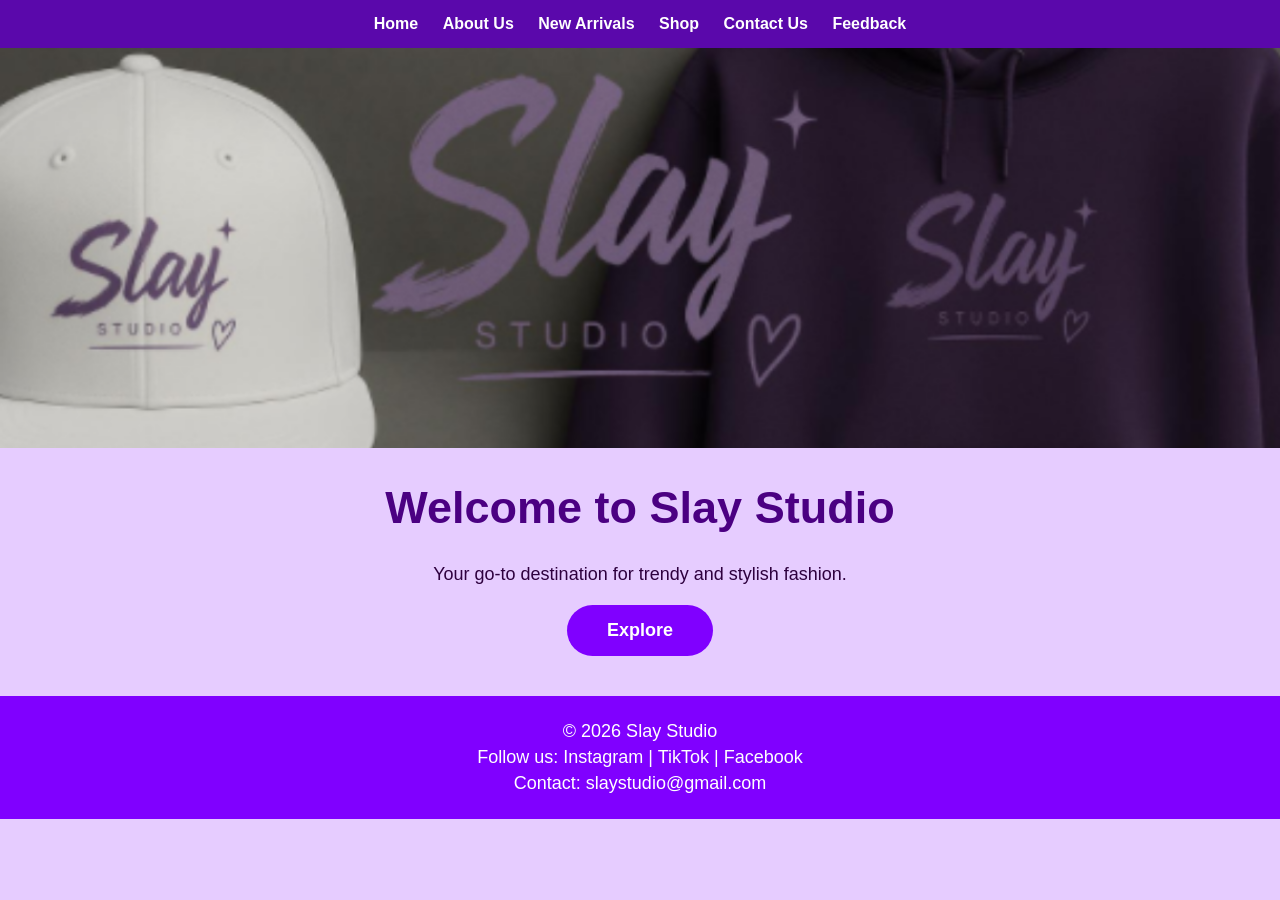
<file: index.html>
<!DOCTYPE html>
<html lang="en">

<head>
  <meta charset="UTF-8">
  <meta name="viewport" content="width=device-width, initial-scale=1.0">
  <link rel="stylesheet" href="style.css">
  <title>Slay Studio</title>
</head>

<body>

  <nav>
    <a href="index.html">Home</a>
    <a href="about.html">About Us</a>
    <a href="new.html">New Arrivals</a>
    <a href="shop.html">Shop</a>
    <a href="contact.html">Contact Us</a>
    <a href="feedback.html">Feedback</a>
  </nav>

  <img src="images/banner.png" style="width:100%; height:400px; object-fit:cover;">
  
  <h1>Welcome to Slay Studio</h1>
  <p>Your go-to destination for trendy and stylish fashion.</p>
   
<a href="shop.html" class="btn">Explore</a>

<footer>
  <p>&copy; 2026 Slay Studio</p>

  <p>
    Follow us:
    Instagram | TikTok | Facebook
  </p>

  <p>
    Contact: slaystudio@gmail.com
  </p>
</footer>

</body>

</html>
</file>
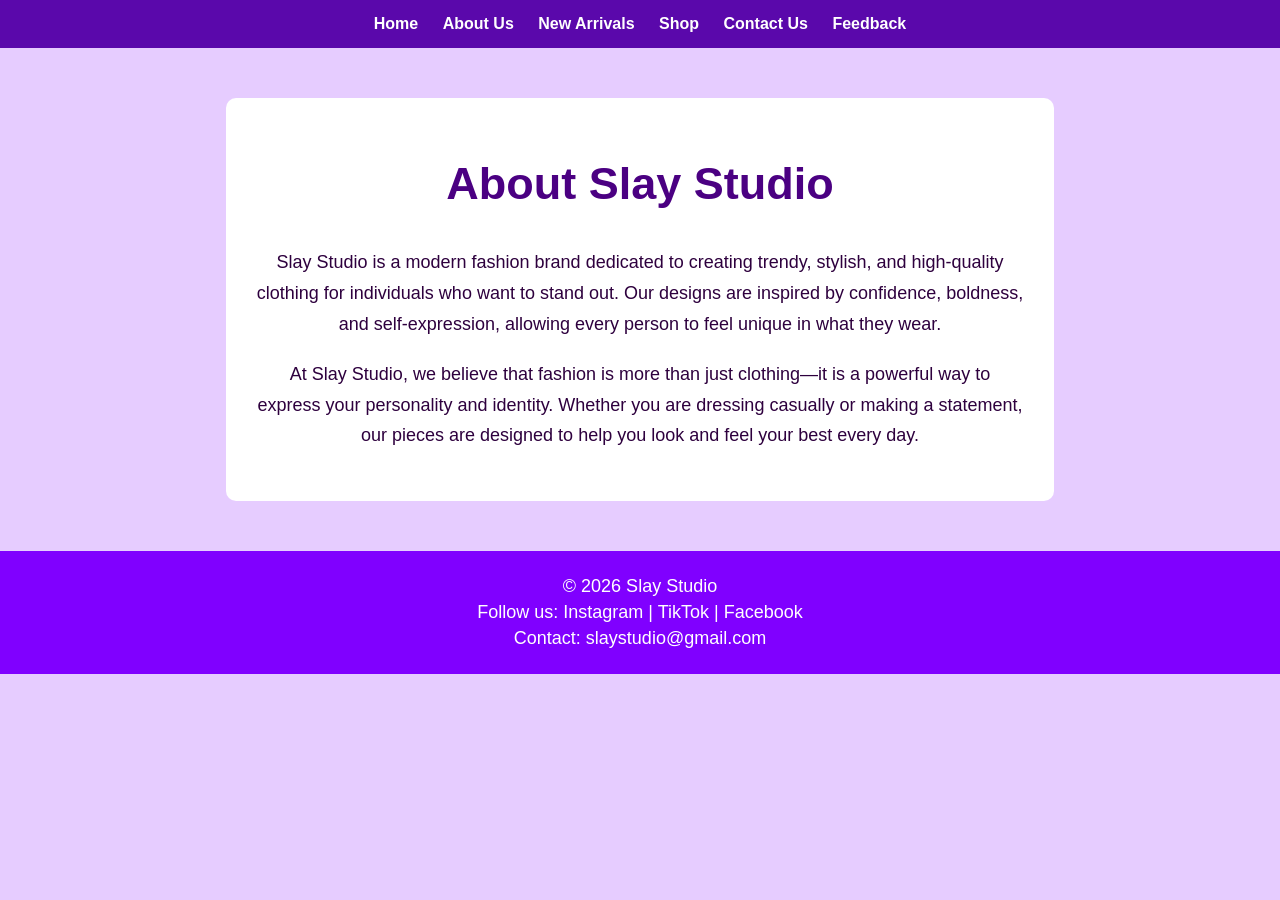
<file: about.html>
<!DOCTYPE html>
<html lang="en">

<head>
  <meta charset="UTF-8">
  <meta name="viewport" content="width=device-width, initial-scale=1.0">
  <link rel="stylesheet" href="style.css">
  <title>About Us - Slay Studio</title>
</head>

<body>

<nav>
  <a href="index.html">Home</a>
  <a href="about.html">About Us</a>
  <a href="new.html">New Arrivals</a>
  <a href="shop.html">Shop</a>
  <a href="contact.html">Contact Us</a>
  <a href="feedback.html">Feedback</a>
</nav>

 <section class="about-box">

  <h1>About Slay Studio</h1>

  <p>
    Slay Studio is a modern fashion brand dedicated to creating trendy, stylish,
    and high-quality clothing for individuals who want to stand out. Our designs
    are inspired by confidence, boldness, and self-expression, allowing every
    person to feel unique in what they wear.
  </p>

  <p>
    At Slay Studio, we believe that fashion is more than just clothing—it is a
    powerful way to express your personality and identity. Whether you are dressing
    casually or making a statement, our pieces are designed to help you look and
    feel your best every day.
  </p>

</section>

<footer>
  <p>&copy; 2026 Slay Studio</p>

  <p>
    Follow us:
    Instagram | TikTok | Facebook
  </p>

  <p>
    Contact: slaystudio@gmail.com
  </p>
</footer>

</body>

</html>
</file>
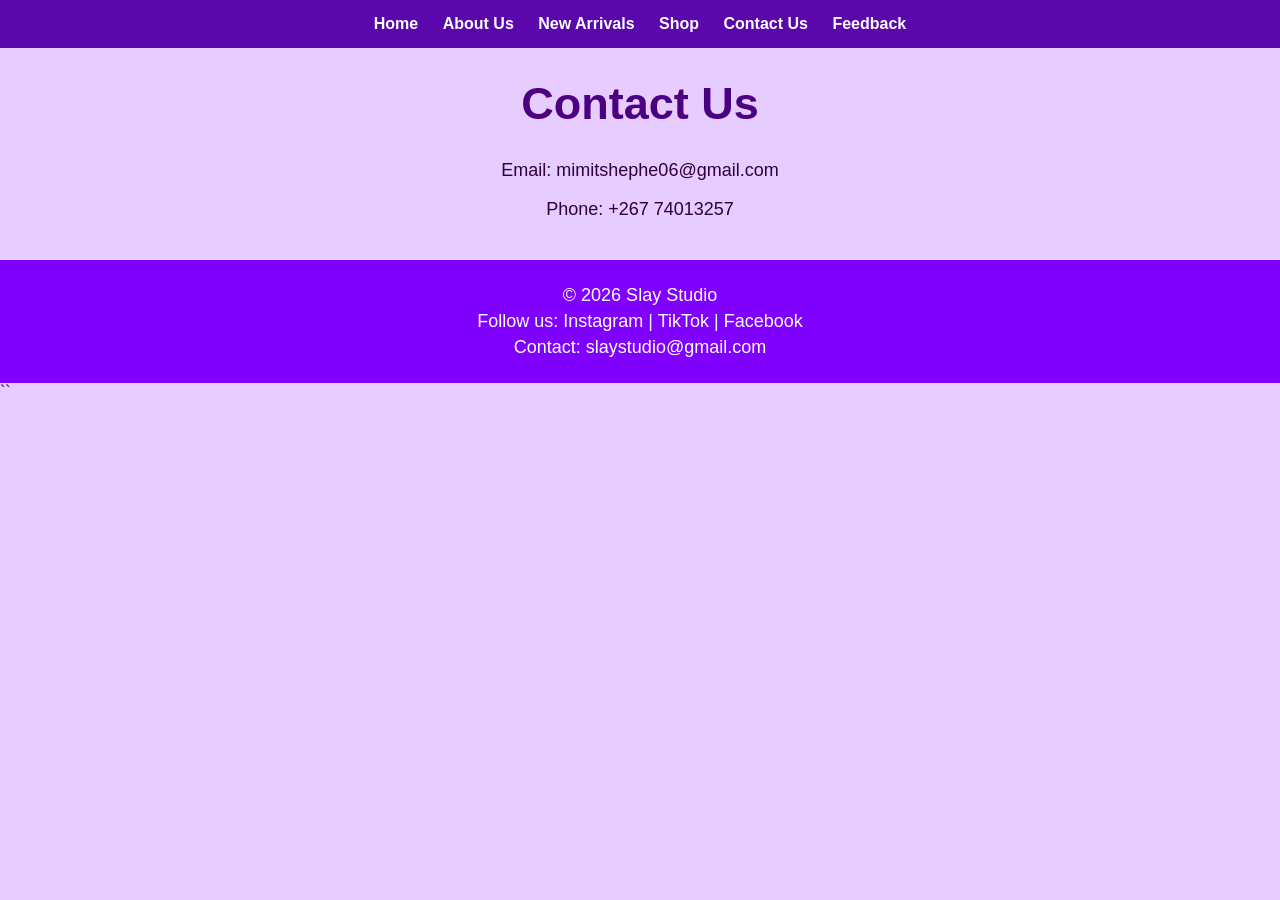
<file: contact.html>
<!DOCTYPE html>
<html lang="en">

<head>
  <meta charset="UTF-8">
  <meta name="viewport" content="width=device-width, initial-scale=1.0">
  <link rel="stylesheet" href="style.css">
  <title>Contact Us - Slay Studio</title>
</head>

<body>

 <nav>
  <a href="index.html">Home</a>
  <a href="about.html">About Us</a>
  <a href="new.html">New Arrivals</a>
  <a href="shop.html">Shop</a>
  <a href="contact.html">Contact Us</a>
  <a href="feedback.html">Feedback</a>
</nav>

  <h1>Contact Us</h1>

  <p>Email: mimitshephe06@gmail.com</p>
  <p>Phone: +267 74013257</p>

  <footer>
  <p>&copy; 2026 Slay Studio</p>

  <p>
    Follow us:
    Instagram | TikTok | Facebook
  </p>

  <p>
    Contact: slaystudio@gmail.com
  </p>
</footer>

</body>

</html>
``
</file>
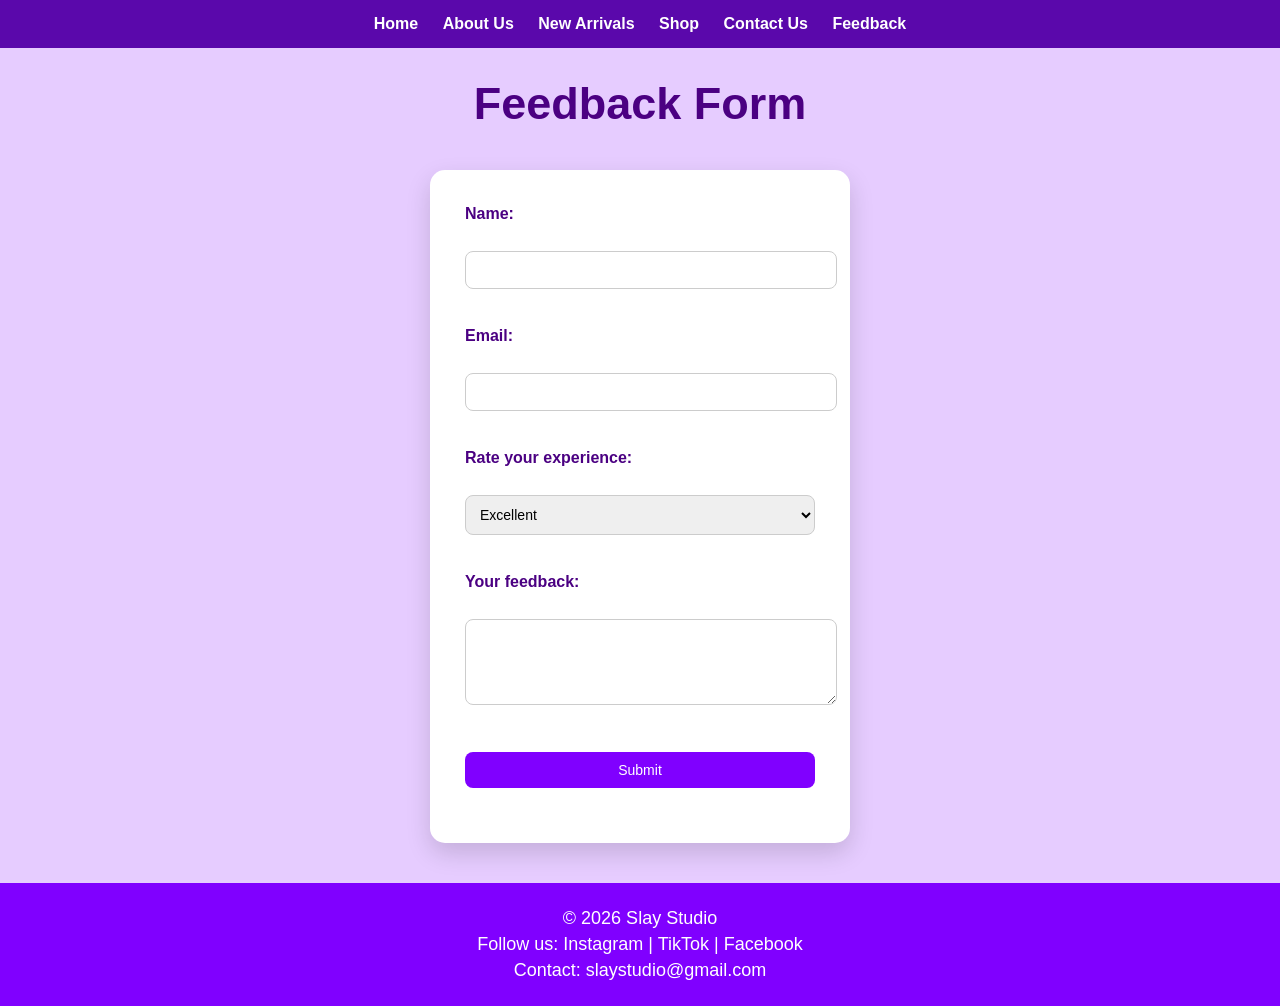
<file: feedback.html>
<!DOCTYPE html>
<html lang="en">

<head>
  <meta charset="UTF-8">
  <meta name="viewport" content="width=device-width, initial-scale=1.0">
  <link rel="stylesheet" href="style.css">
  <title>Feedback - Slay Studio</title>
</head>

<body>

  <nav>
    <a href="index.html">Home</a>
    <a href="about.html">About Us</a>
    <a href="new.html">New Arrivals</a>
    <a href="shop.html">Shop</a>
    <a href="contact.html">Contact Us</a>
    <a href="feedback.html">Feedback</a>
  </nav>

  <h1>Feedback Form</h1>

  <form>

    <label>Name:</label><br>
    <input type="text" name="name"><br><br>

    <label>Email:</label><br>
    <input type="email" name="email"><br><br>

    <label>Rate your experience:</label><br>
    <select name="rating">
      <option>Excellent</option>
      <option>Good</option>
      <option>Average</option>
      <option>Poor</option>
    </select><br><br>

    <label>Your feedback:</label><br>
    <textarea name="message" rows="4"></textarea><br><br>

    <input type="submit" value="Submit">

  </form>
<footer>
  <p>&copy; 2026 Slay Studio</p>

  <p>
    Follow us:
    Instagram | TikTok | Facebook
  </p>

  <p>
    Contact: slaystudio@gmail.com
  </p>
</footer>

</body>

</html>
</file>
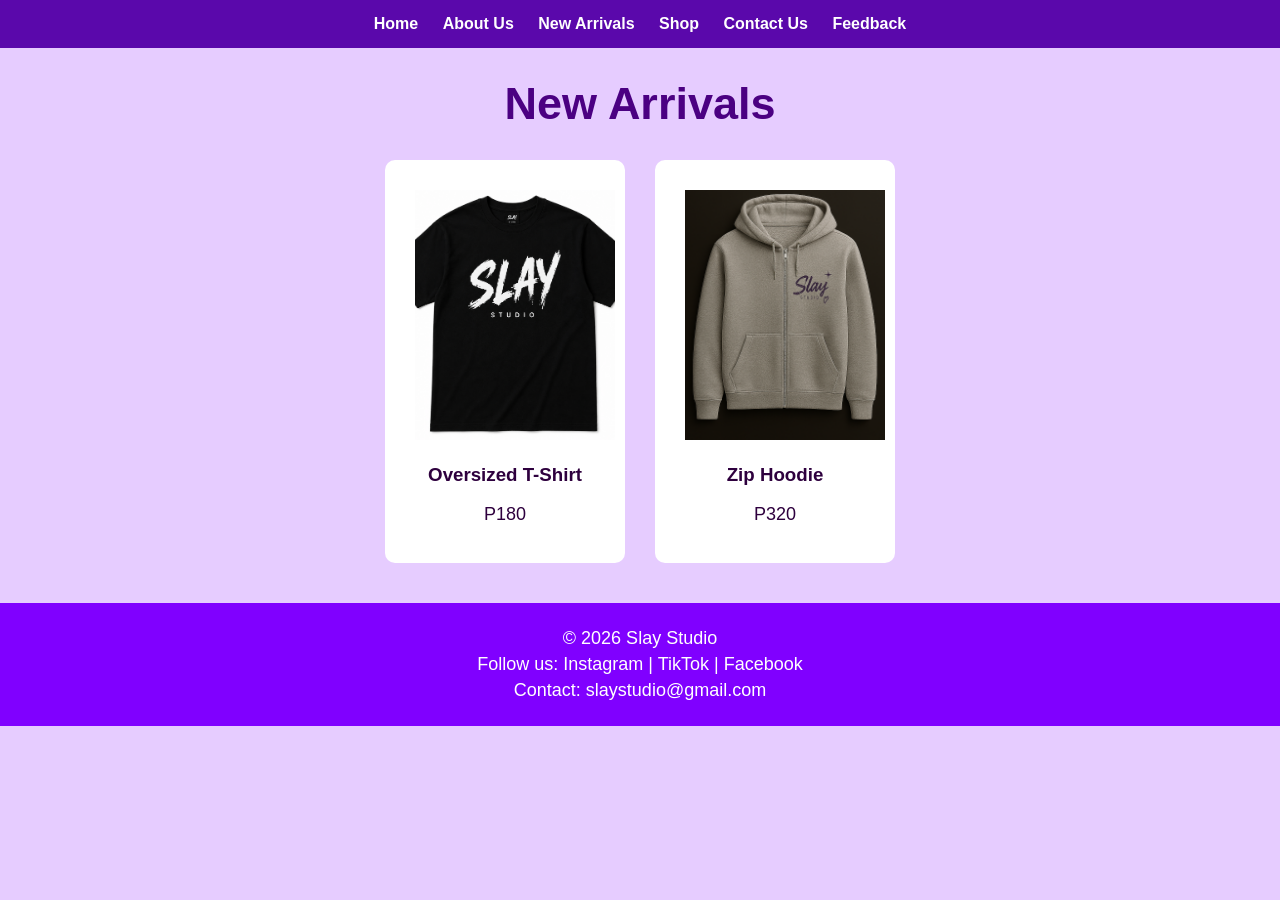
<file: new.html>
<!DOCTYPE html>
<html lang="en">

<head>
  <meta charset="UTF-8">
  <meta name="viewport" content="width=device-width, initial-scale=1.0">
  <link rel="stylesheet" href="style.css">
  <title>New Arrivals - Slay Studio</title>
</head>

<body>

 <nav>
  <a href="index.html">Home</a>
  <a href="about.html">About Us</a>
  <a href="new.html">New Arrivals</a>
  <a href="shop.html">Shop</a>
  <a href="contact.html">Contact Us</a>
  <a href="feedback.html">Feedback</a>
</nav>

 <h1>New Arrivals</h1>

<div class="products">

  <div class="product">
    <img src="images/tshirt.png">
    <h3>Oversized T-Shirt</h3>
    <p>P180</p>
  </div>

  <div class="product">
    <img src="images/zip-up-hoodie.png">
    <h3>Zip Hoodie</h3>
    <p>P320</p>
  </div>

</div>

<footer>
  <p>&copy; 2026 Slay Studio</p>

  <p>
    Follow us:
    Instagram | TikTok | Facebook
  </p>

  <p>
    Contact: slaystudio@gmail.com
  </p>
</footer> 

</body>

</html>
</file>
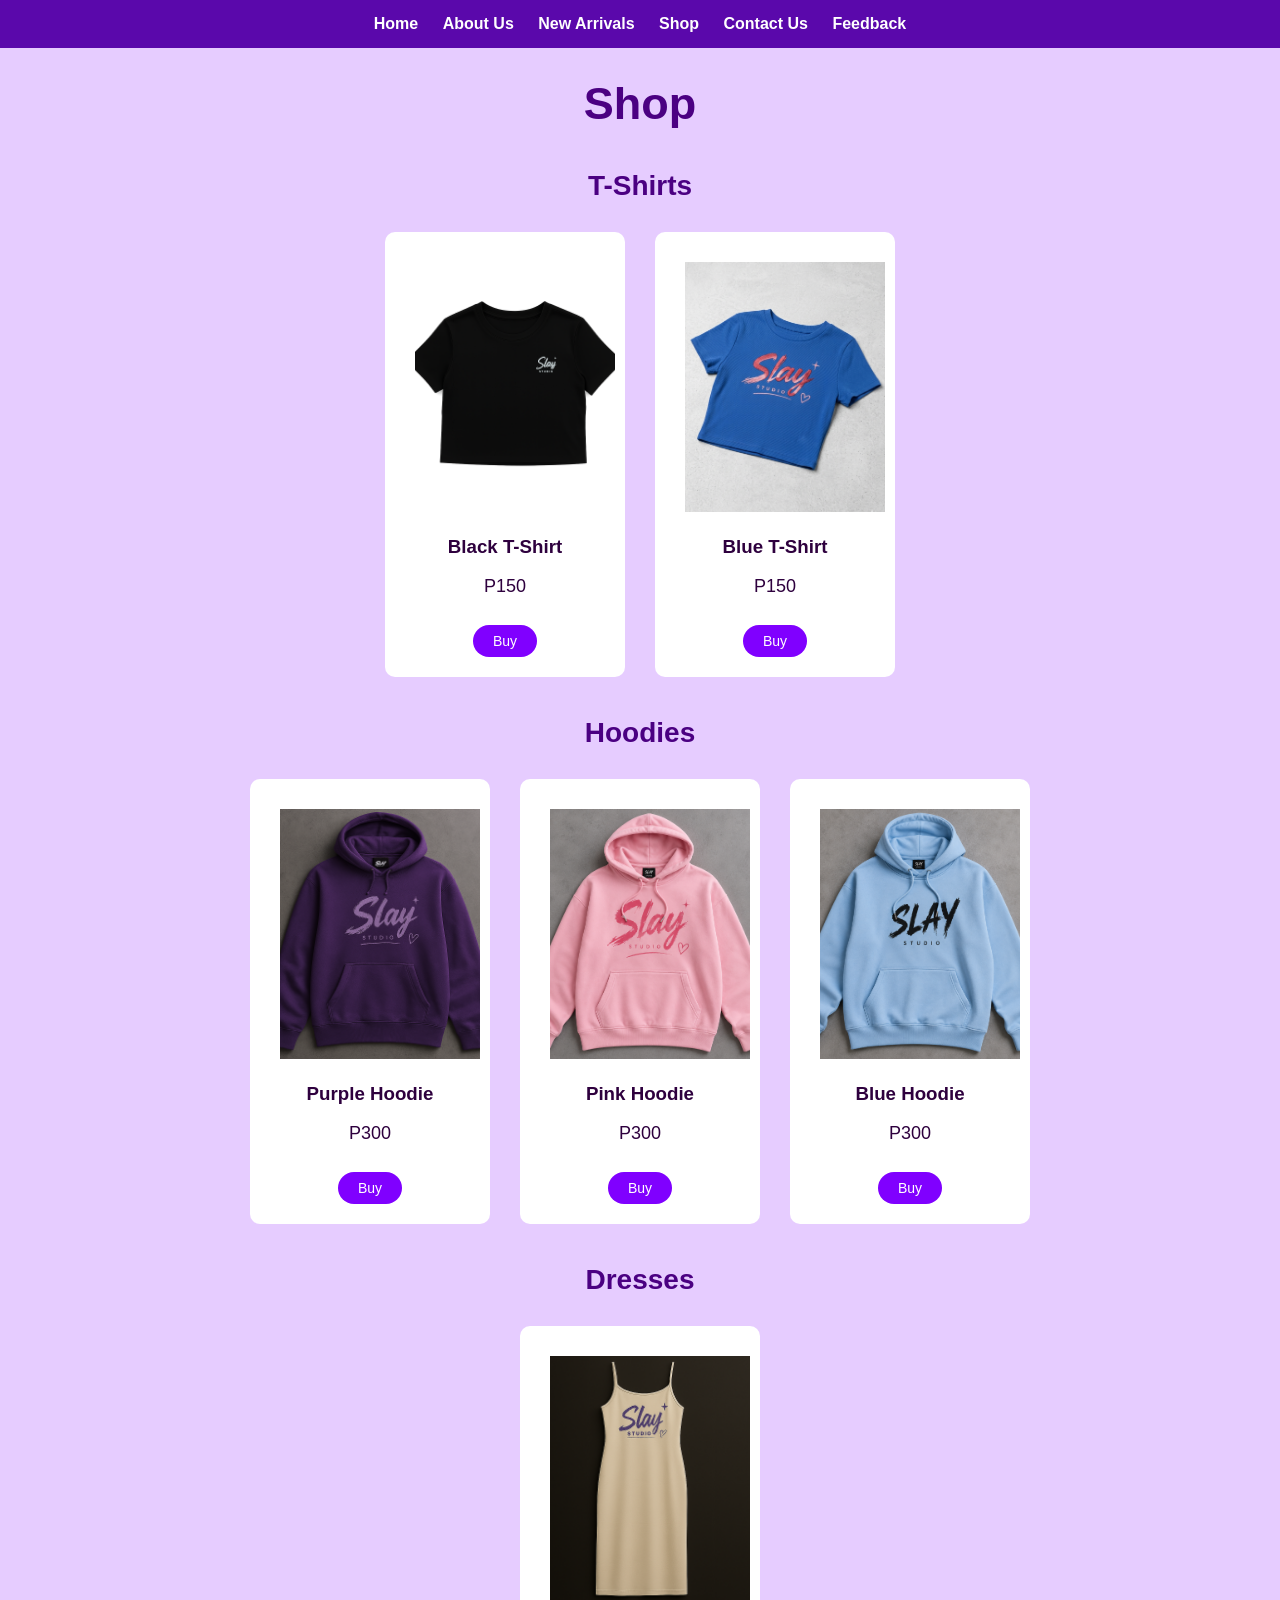
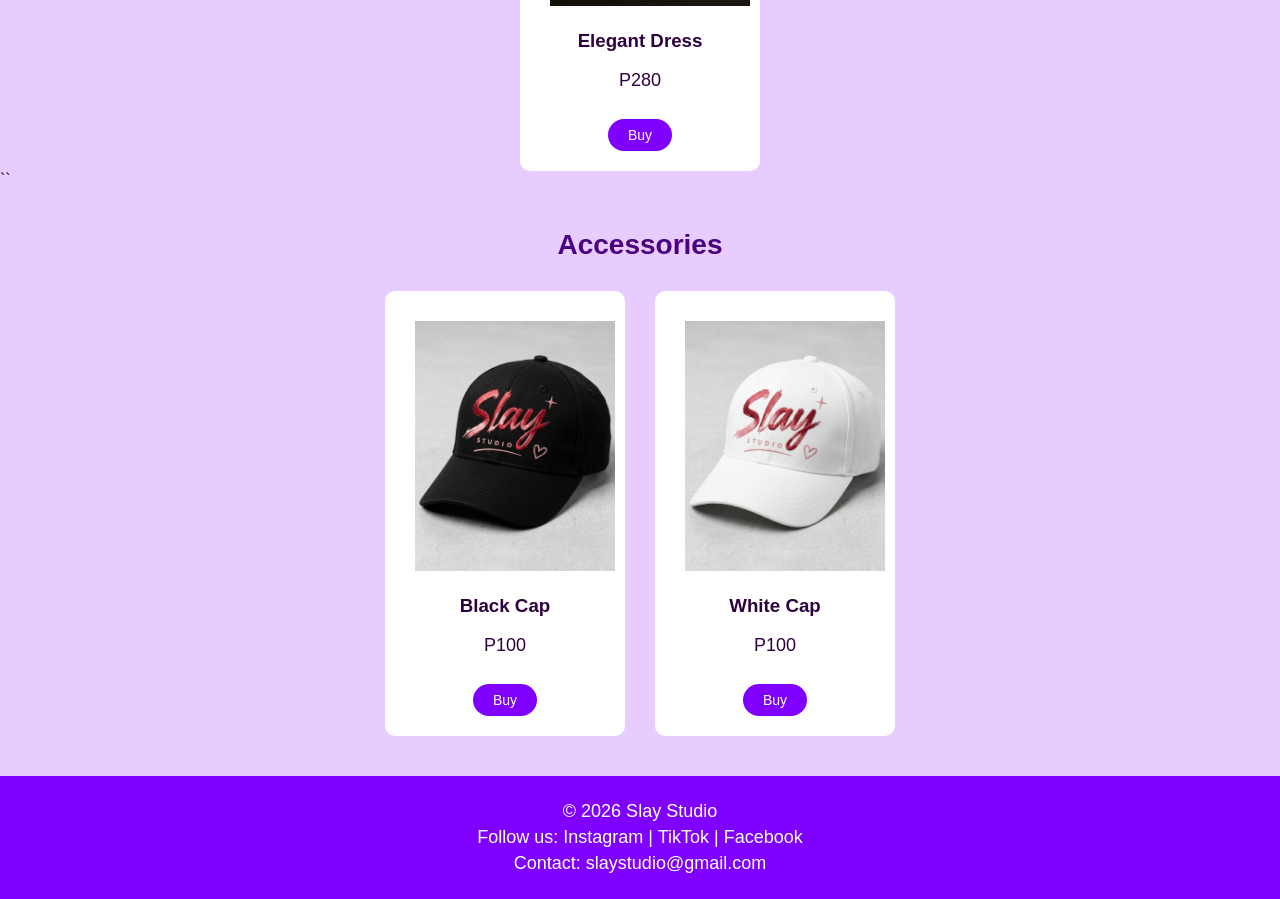
<file: shop.html>
<!DOCTYPE html>
<html lang="en">

<head>
  <meta charset="UTF-8">
  <meta name="viewport" content="width=device-width, initial-scale=1.0">
  <link rel="stylesheet" href="style.css">
  <title>Shop - Slay Studio</title>
</head>

<body>

<nav>
  <a href="index.html">Home</a>
  <a href="about.html">About Us</a>
  <a href="new.html">New Arrivals</a>
  <a href="shop.html">Shop</a>
  <a href="contact.html">Contact Us</a>
  <a href="feedback.html">Feedback</a>
</nav>

  <h1>Shop</h1>

  <!-- T-SHIRTS -->
 <h2>T-Shirts</h2>

<div class="products">

  <div class="product">
    <img src="images/tshirt-black.png" alt="Black T-Shirt">
    <h3>Black T-Shirt</h3>
    <p>P150</p>
    <button class="buy-btn">Buy</button>
  </div>

  <div class="product">
    <img src="images/tshirt-blue.jpg" alt="Blue T-Shirt">
    <h3>Blue T-Shirt</h3>
    <p>P150</p>
    <button class="buy-btn">Buy</button>
  </div>

</div>

  <!-- HOODIES -->
  <h2>Hoodies</h2>

<div class="products">

  <div class="product">
    <img src="images/hoodie-purple.png">
    <h3>Purple Hoodie</h3>
    <p>P300</p>
    <button class="buy-btn">Buy</button>
  </div>

  <div class="product">
    <img src="images/hoodie-pink.png">
    <h3>Pink Hoodie</h3>
    <p>P300</p>
    <button class="buy-btn">Buy</button>
  </div>

  <div class="product">
    <img src="images/hoodie-blue.png">
    <h3>Blue Hoodie</h3>
    <p>P300</p>
    <button class="buy-btn">Buy</button>
  </div>

</div>

  <!-- DRESSES -->
  <h2>Dresses</h2>

<div class="products">

  <div class="product">
    <img src="images/dress.png">
    <h3>Elegant Dress</h3>
    <p>P280</p>
    <button class="buy-btn">Buy</button>
  </div>

</div>
``
  <!-- ACCESSORIES (CAPS) -->
  <h2>Accessories</h2>

<div class="products">

  <div class="product">
    <img src="images/cap-black.jpg">
    <h3>Black Cap</h3>
    <p>P100</p>
    <button class="buy-btn">Buy</button>
  </div>

  <div class="product">
    <img src="images/cap-white.jpg">
    <h3>White Cap</h3>
    <p>P100</p>
    <button class="buy-btn">Buy</button>
  </div>

</div>

<footer>
  <p>&copy; 2026 Slay Studio</p>

  <p>
    Follow us:
    Instagram | TikTok | Facebook
  </p>

  <p>
    Contact: slaystudio@gmail.com
  </p>
</footer>

</body>

</html>
</file>
<file: style.css>
body {
  background-color: #e6ccff; /* light purple */
  font-family: Arial, sans-serif;
  margin: 0;
  color: #2e003e; /* dark purple text */
}

/* NAVBAR */
nav {
  background-color: #5a08ab;
  padding: 15px;
  text-align: center;
}

nav a {
  color: white;
  margin: 10px;
  text-decoration: none;
  font-weight: bold;
}

nav a:hover {
  text-decoration: underline;
}

/* HEADINGS */
h1, h2 {
  text-align: center;
  color: #4b0082;
}

/* SECTIONS */
section {
  background-color: white;
  margin: 20px;
  padding: 20px;
  border-radius: 10px;
}

/* FORM (for feedback page) */
form {
  background-color: white;
  padding: 20px;
  border-radius: 10px;
  width: 300px;
  margin: auto;
}

input, textarea, select {
  width: 100%;
  padding: 8px;
  margin-top: 5px;
  margin-bottom: 15px;
}

input[type="submit"] {
  background-color: #8000ff;
  color: white;
  border: none;
  cursor: pointer;
}

input[type="submit"]:hover {
  background-color: #5a00b3;
}
.btn {
  display: inline-block;
  padding: 15px 40px; /* makes it bigger */
  background-color: #8000ff;
  color: white;
  text-decoration: none;
  font-size: 18px;
  font-weight: bold;
  border-radius: 50px; /* THIS makes it oval 🔥 */
  margin-top: 20px;
}

.btn:hover {
  background-color: #5a00b3;
}

h1 {
  font-size: 45px;
  text-align: center;
  margin-top: 20px;
}

p {
  font-size: 18px;
  text-align: center;
}
a.btn {
  display: block;
  width: fit-content;
  margin: 20px auto;
}

btn {
  box-shadow: 0px 4px 15px rgba(0, 0, 0, 0.2);
}
.products {
  display: flex;
  justify-content: center;
  gap: 30px;
  margin-top: 30px;
}

.product {
  background-color: white;
  padding: 20px;
  border-radius: 10px;
  text-align: center;
  width: 200px;
}

.product img {
  width: 100%;
  height: 250px; /* increase from 200px → 250px */
  object-fit: cover;
  border-radius: 10px;
  padding: 10px;
}

.product h3 {
  margin: 10px 0;
}
.about-box {
  width: 60%;
  margin: 50px auto;
  background-color: white;
  padding: 30px;
  border-radius: 10px;
}

.about-box p {
  font-size: 18px;
  line-height: 1.7;
  margin-bottom: 20px;
}

h2 {
  font-size: 28px;
  margin-top: 40px;
}

.product {
  transition: 0.3s;
}

.product:hover {
  transform: translateY(-5px);
  box-shadow: 0 8px 20px rgba(0,0,0,0.2);
}
.buy-btn {
  margin-top: 10px;
  padding: 8px 20px;
  background-color: #8000ff;
  color: white;
  border: none;
  border-radius: 20px;
  cursor: pointer;
  font-size: 14px;
}

.buy-btn:hover {
  background-color: #5a00b3;
}

form {
  background-color: #ffffff;
  padding: 35px;
  border-radius: 15px;
  width: 350px;
  margin: 40px auto;
  box-shadow: 0 10px 25px rgba(0,0,0,0.15);
}

label {
  font-weight: bold;
  display: block;
  margin-bottom: 5px;
  color: #4b0082;
}

input, textarea, select {
  width: 100%;
  padding: 10px;
  border-radius: 8px;
  border: 1px solid #ccc;
  margin-bottom: 20px;
  font-size: 14px;
}

h1 {
  text-align: center;
  margin-top: 30px;
}
footer {
  background-color: #8000ff;
  color: white;
  text-align: center;
  padding: 20px;
  margin-top: 40px;
}

footer p {
  margin: 5px;
}
</file>
